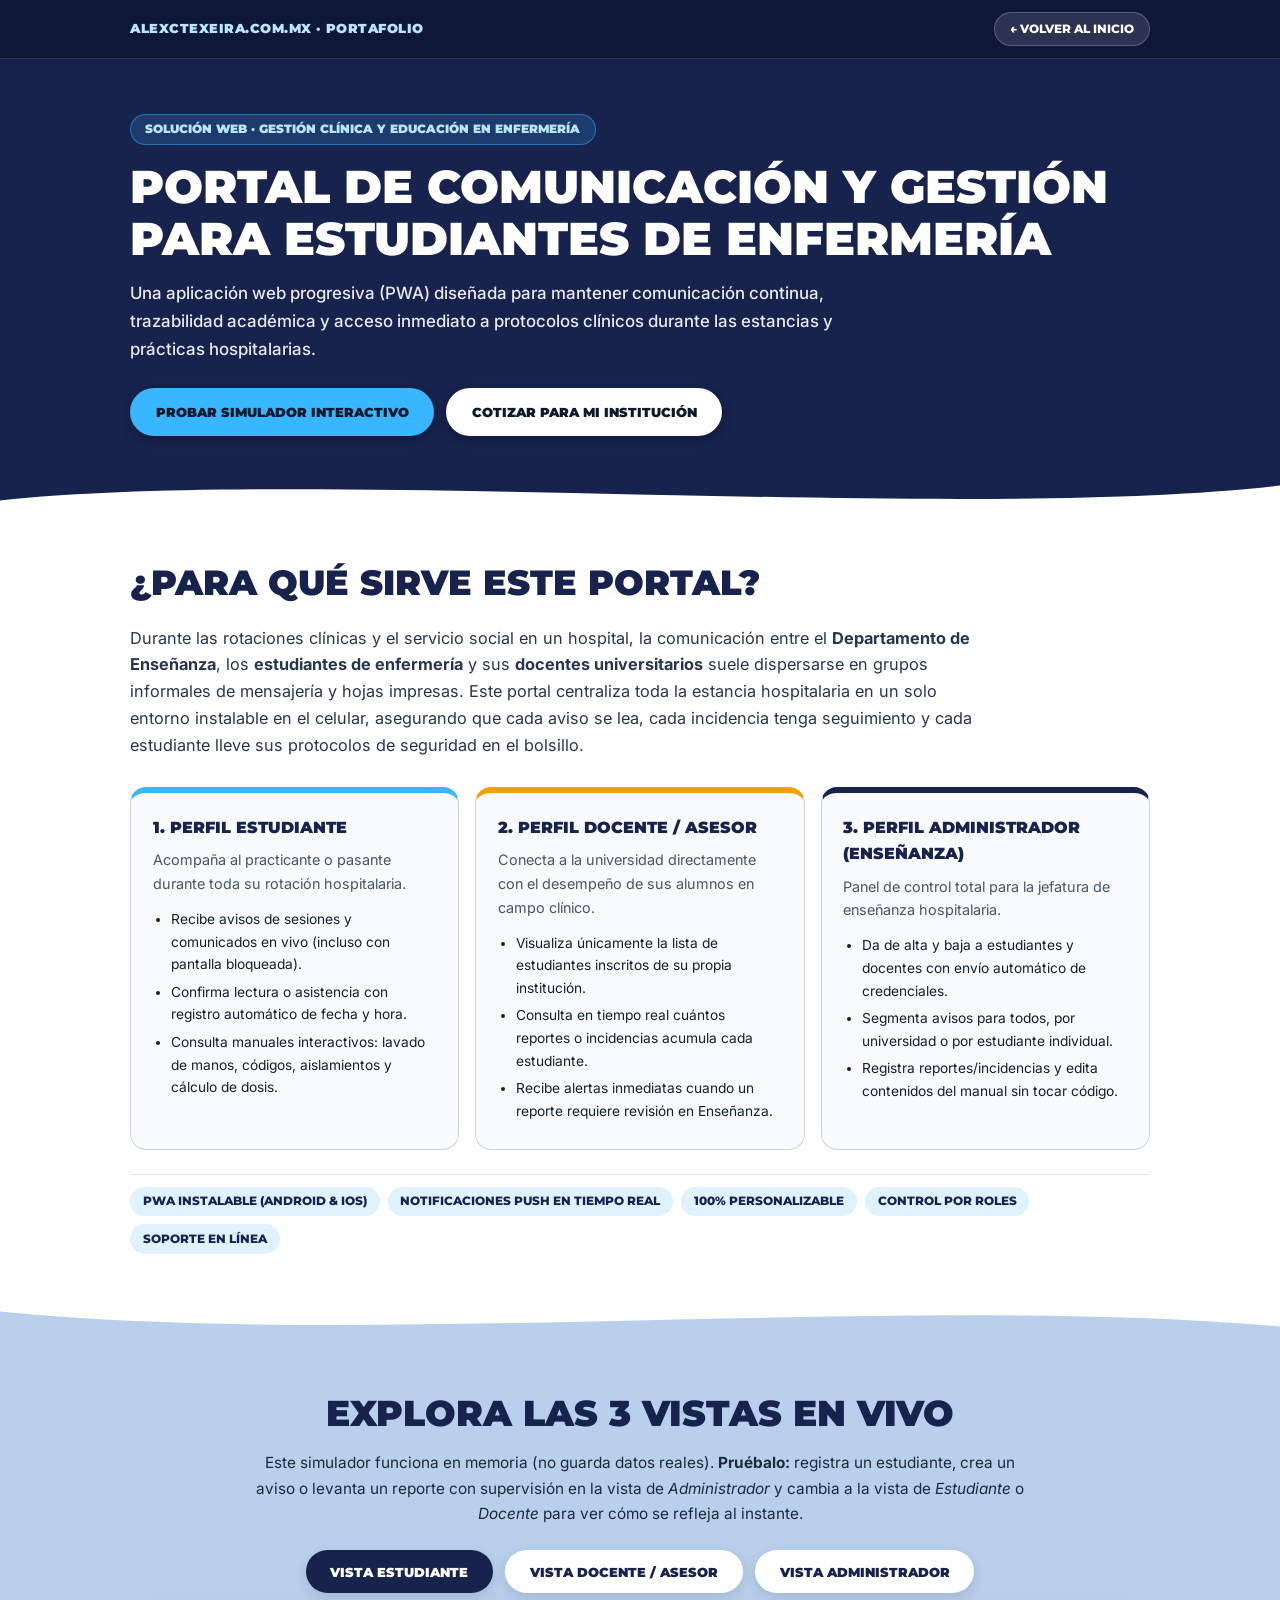
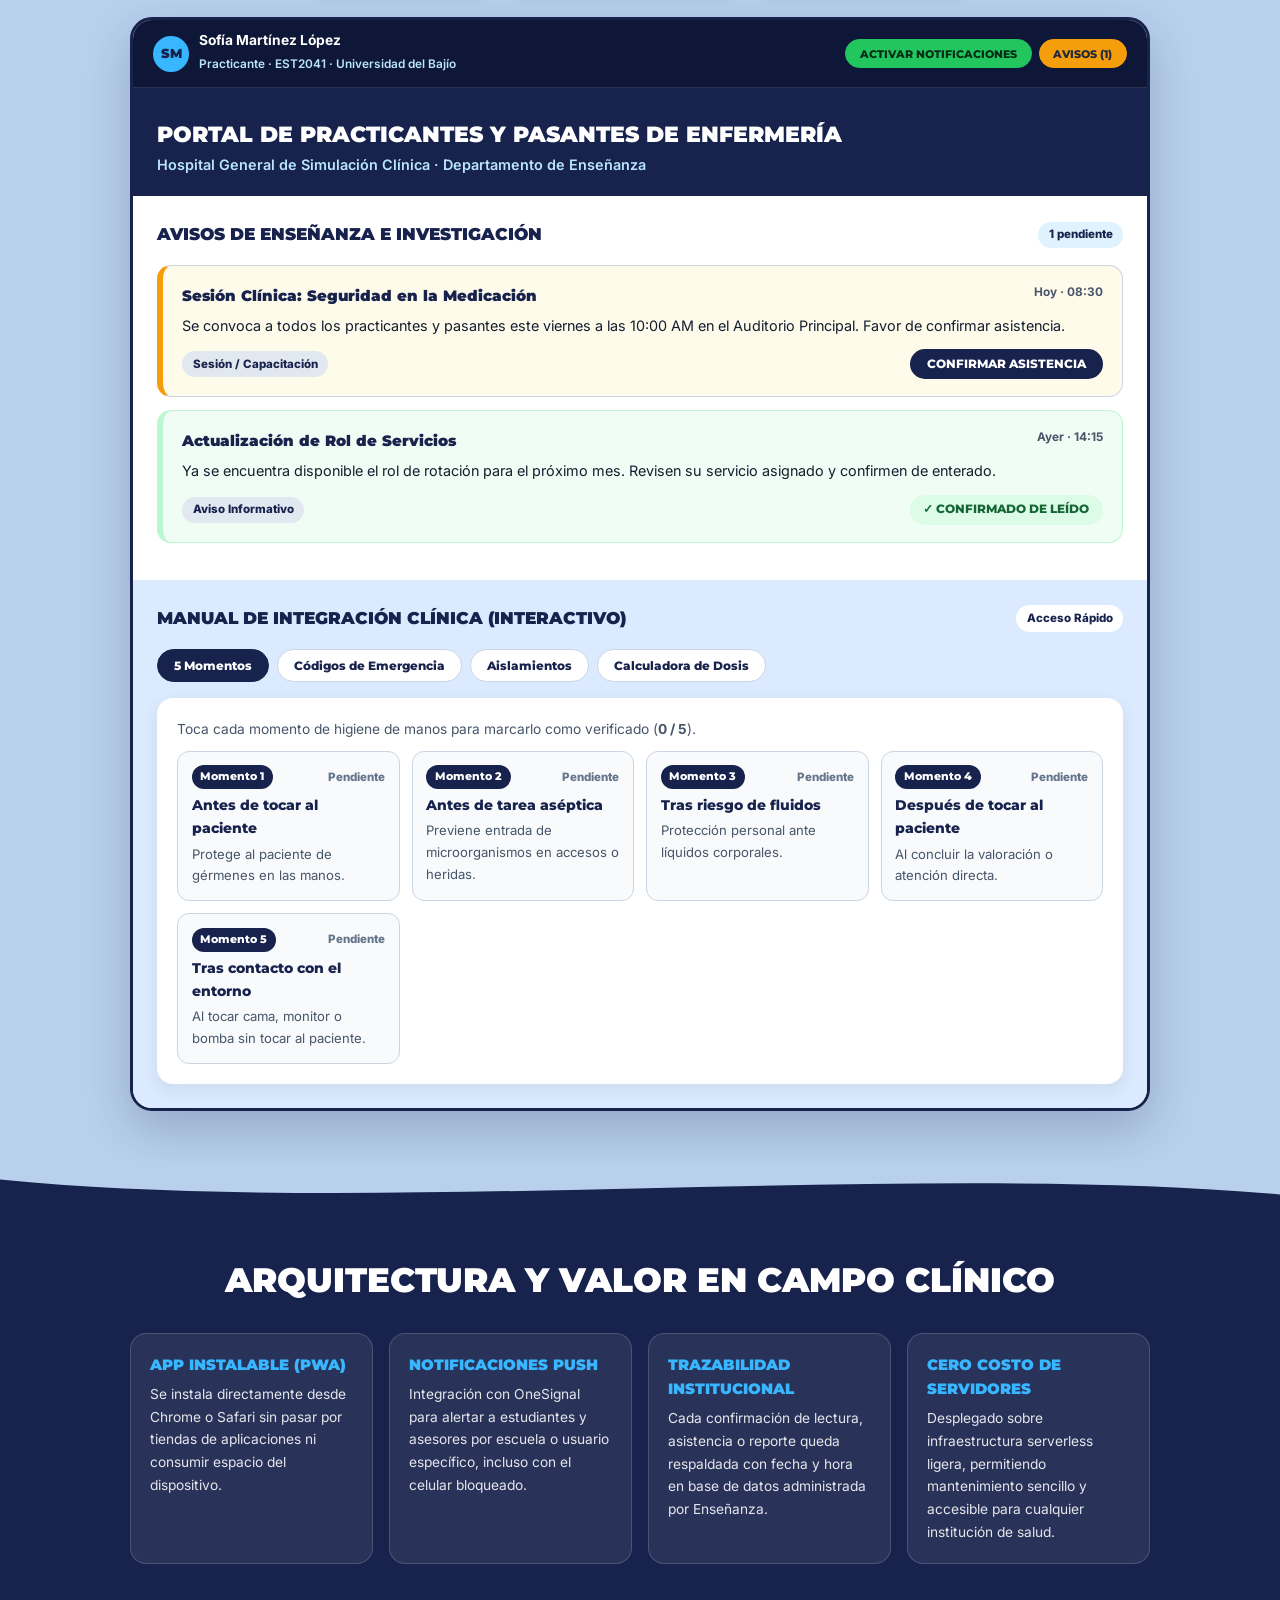
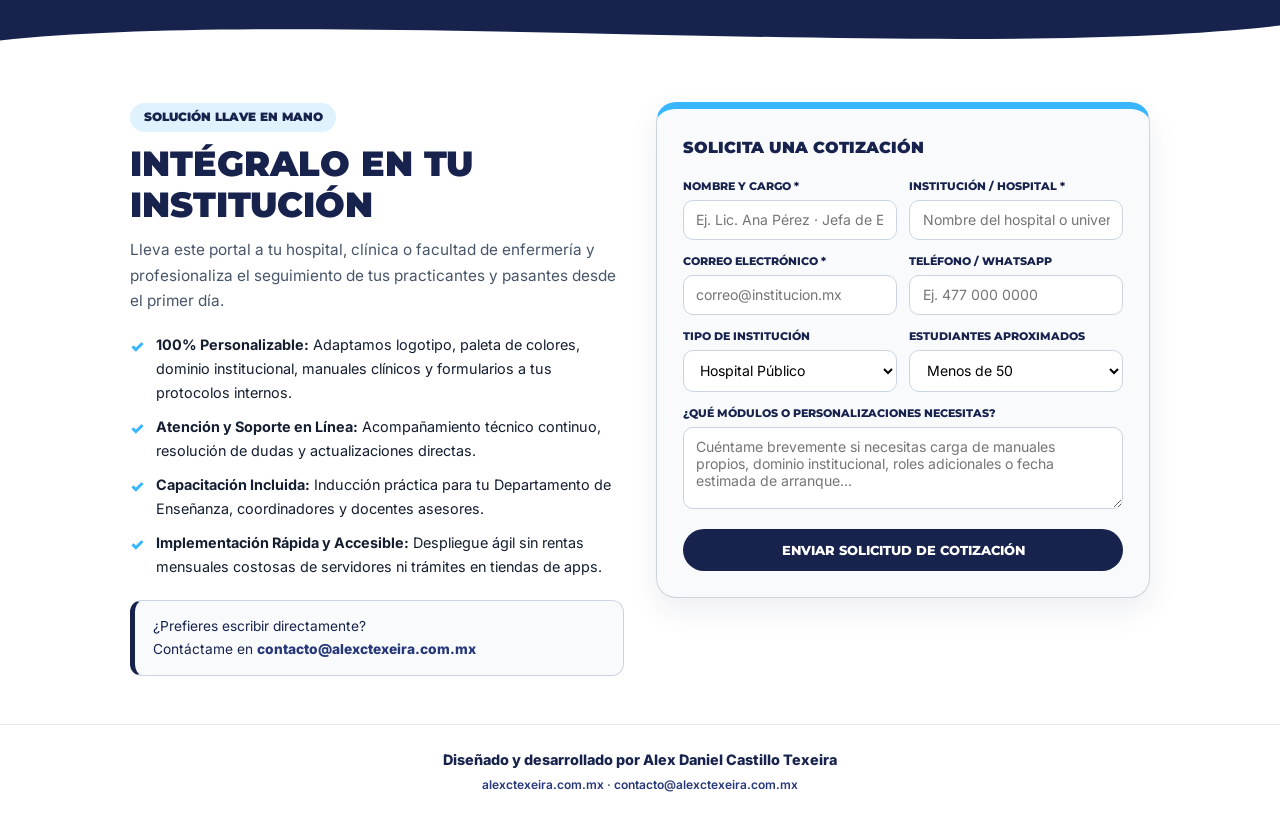
<file: portal-enfermeria.html>
<!DOCTYPE html>
<html lang="es">
<head>
  <meta charset="UTF-8" />
  <meta name="viewport" content="width=device-width, initial-scale=1.0" />
  <title>Portal de Gestión y Comunicación Clínica para Enfermería | Alex Castillo Texeira</title>
  <meta name="description" content="Plataforma web progresiva (PWA) para la comunicación continua y seguimiento de estudiantes de enfermería durante sus estancias hospitalarias." />
  <link rel="preconnect" href="https://fonts.googleapis.com">
  <link rel="preconnect" href="https://fonts.gstatic.com" crossorigin>
  <link href="https://fonts.googleapis.com/css2?family=Inter:wght@400;500;600;700;800&family=Montserrat:wght@800;900&display=swap" rel="stylesheet">
  <style>
    :root {
      --navy-deep: #17224d;
      --royal-blue: #27387a;
      --sky-pill: #38b6ff;
      --ice-blue: #b8d0eb;
      --white: #ffffff;
      --text-dark: #141e30;
      --text-muted: #475569;
      --danger: #dc2626;
      --success: #16a34a;
    }

    * { box-sizing: border-box; margin: 0; padding: 0; }
    body {
      font-family: 'Inter', sans-serif;
      background-color: var(--navy-deep);
      color: var(--text-dark);
      line-height: 1.65;
      overflow-x: hidden;
    }

    .section-inner { max-width: 1020px; margin: 0 auto; }
    .wave-divider { display: block; width: 100%; line-height: 0; font-size: 0; margin: -1px 0; }
    .wave-divider svg { display: block; width: 100%; height: 52px; shape-rendering: geometricPrecision; }

    /* BARRA SUPERIOR DEL PORTAFOLIO */
    .portfolio-bar {
      background: #0f1738;
      color: #ffffff;
      padding: 0.75rem 1.5rem;
      border-bottom: 1px solid rgba(255,255,255,0.12);
    }
    .portfolio-bar-inner {
      max-width: 1020px;
      margin: 0 auto;
      display: flex;
      justify-content: space-between;
      align-items: center;
      flex-wrap: wrap;
      gap: 0.75rem;
    }
    .portfolio-brand {
      font-family: 'Montserrat', sans-serif;
      font-weight: 900;
      font-size: 0.82rem;
      letter-spacing: 0.04em;
      text-transform: uppercase;
      color: #bae6fd;
      text-decoration: none;
    }
    .btn-back-site {
      background: rgba(255,255,255,0.12);
      color: #ffffff;
      text-decoration: none;
      border: 1px solid rgba(255,255,255,0.22);
      padding: 0.42rem 0.95rem;
      border-radius: 999px;
      font-family: 'Montserrat', sans-serif;
      font-weight: 800;
      font-size: 0.72rem;
      text-transform: uppercase;
      transition: all 0.2s;
    }
    .btn-back-site:hover { background: var(--sky-pill); color: #0b192c; border-color: var(--sky-pill); }

    /* HERO */
    .hero-section { background-color: var(--navy-deep); color: #ffffff; padding: 3.4rem 1.5rem 2rem; }
    .hero-badge {
      display: inline-block;
      background: rgba(56, 182, 255, 0.18);
      color: #bae6fd;
      border: 1px solid rgba(56, 182, 255, 0.45);
      font-family: 'Montserrat', sans-serif;
      font-weight: 900;
      font-size: 0.72rem;
      padding: 0.32rem 0.9rem;
      border-radius: 999px;
      text-transform: uppercase;
      margin-bottom: 1rem;
    }
    .hero-section h1 {
      font-family: 'Montserrat', sans-serif;
      font-weight: 900;
      font-size: clamp(1.85rem, 4.4vw, 2.85rem);
      line-height: 1.15;
      margin-bottom: 0.9rem;
      text-transform: uppercase;
    }
    .hero-section p {
      font-size: 1.06rem;
      font-weight: 500;
      color: rgba(255, 255, 255, 0.9);
      max-width: 780px;
      margin-bottom: 1.5rem;
    }
    .hero-cta-row { display: flex; flex-wrap: wrap; gap: 0.75rem; }
    .pill-sky {
      background-color: var(--sky-pill); color: #0b192c; text-decoration: none; border: none;
      font-family: 'Montserrat', sans-serif; font-weight: 900; font-size: 0.8rem;
      text-transform: uppercase; padding: 0.85rem 1.6rem; border-radius: 999px;
      box-shadow: 0 4px 12px rgba(0, 0, 0, 0.25); cursor: pointer; display: inline-block;
    }
    .pill-white {
      background-color: #ffffff; color: #0b192c; text-decoration: none; border: none;
      font-family: 'Montserrat', sans-serif; font-weight: 900; font-size: 0.8rem;
      text-transform: uppercase; padding: 0.85rem 1.6rem; border-radius: 999px;
      box-shadow: 0 4px 12px rgba(0, 0, 0, 0.25); cursor: pointer; display: inline-block;
    }

    /* EXPLICACIÓN DEL PROYECTO */
    .about-section { background-color: #ffffff; color: var(--navy-deep); padding: 2.25rem 1.5rem 2.5rem; }
    .about-section h2 {
      font-family: 'Montserrat', sans-serif; font-weight: 900;
      font-size: clamp(1.65rem, 3.8vw, 2.2rem); margin-bottom: 0.75rem; text-transform: uppercase;
    }
    .about-lead { font-size: 1.02rem; color: #27364f; max-width: 850px; margin-bottom: 1.75rem; }
    .roles-grid {
      display: grid;
      grid-template-columns: repeat(auto-fit, minmax(260px, 1fr));
      gap: 1rem;
      margin-bottom: 1.5rem;
    }
    .role-card {
      background: #f8fafc;
      border: 1.5px solid #cbd5e1;
      border-top: 6px solid var(--sky-pill);
      border-radius: 16px;
      padding: 1.35rem;
    }
    .role-card.admin-accent { border-top-color: var(--navy-deep); }
    .role-card.docente-accent { border-top-color: #f59e0b; }
    .role-card h3 {
      font-family: 'Montserrat', sans-serif; font-weight: 900; font-size: 1rem;
      color: var(--navy-deep); text-transform: uppercase; margin-bottom: 0.45rem;
    }
    .role-card p { font-size: 0.9rem; color: var(--text-muted); margin-bottom: 0.75rem; }
    .role-card ul { padding-left: 1.15rem; font-size: 0.86rem; color: var(--text-dark); }
    .role-card li { margin-bottom: 0.3rem; }

    .tech-strip {
      display: flex; flex-wrap: wrap; gap: 0.5rem; align-items: center;
      padding-top: 0.75rem; border-top: 1px solid #e2e8f0;
    }
    .tech-pill {
      background: #e0f2fe; color: var(--navy-deep);
      font-family: 'Montserrat', sans-serif; font-weight: 800; font-size: 0.72rem;
      padding: 0.32rem 0.8rem; border-radius: 999px; text-transform: uppercase;
    }

    /* ZONA INTERACTIVA (SIMULADOR) */
    .demo-section { background-color: var(--ice-blue); padding: 2.5rem 1.25rem 3.2rem; }
    .demo-header { text-align: center; max-width: 780px; margin: 0 auto 1.5rem; }
    .demo-header h2 {
      font-family: 'Montserrat', sans-serif; font-weight: 900;
      font-size: clamp(1.7rem, 4vw, 2.25rem); text-transform: uppercase; color: var(--navy-deep);
      margin-bottom: 0.45rem;
    }
    .demo-header p { font-size: 0.96rem; color: #1e293b; }

    .role-switcher {
      display: flex; flex-wrap: wrap; justify-content: center; gap: 0.75rem; margin-bottom: 1.5rem;
    }
    .explore-btn {
      border: none; background-color: #ffffff; color: var(--navy-deep);
      font-family: 'Montserrat', sans-serif; font-weight: 900; font-size: 0.82rem;
      padding: 0.85rem 1.55rem; border-radius: 999px; cursor: pointer;
      box-shadow: 0 4px 12px rgba(23, 34, 77, 0.14); transition: all 0.2s;
      text-transform: uppercase;
    }
    .explore-btn:hover { transform: translateY(-2px); }
    .explore-btn.active { background-color: var(--navy-deep); color: #ffffff; }

    /* MARCO DEL SIMULADOR */
    .demo-shell {
      background: #f1f5f9;
      border-radius: 22px;
      overflow: hidden;
      box-shadow: 0 18px 45px rgba(23, 34, 77, 0.22);
      border: 3px solid var(--navy-deep);
    }
    .demo-view { display: none; }
    .demo-view.active { display: block; }

    /* ESTILOS FIELES DEL PORTAL ORIGINAL */
    .user-topbar {
      background: #0f1738; color: #ffffff; padding: 0.75rem 1.25rem;
      display: flex; justify-content: space-between; align-items: center; flex-wrap: wrap; gap: 0.75rem;
      border-bottom: 1px solid rgba(255,255,255,0.12);
    }
    .user-chip { display: flex; align-items: center; gap: 0.65rem; }
    .avatar-sm {
      width: 36px; height: 36px; border-radius: 50%;
      background: var(--sky-pill); color: var(--navy-deep);
      display: flex; align-items: center; justify-content: center;
      font-family: 'Montserrat', sans-serif; font-weight: 900; font-size: 0.82rem;
      border: 2px solid var(--sky-pill); flex-shrink: 0;
    }
    .user-meta strong { display: block; font-size: 0.86rem; line-height: 1.2; }
    .user-meta span { font-size: 0.74rem; color: #bae6fd; font-weight: 600; }
    .topbar-actions { display: flex; gap: 0.45rem; flex-wrap: wrap; }
    .btn-top {
      background: rgba(255,255,255,0.12); color: #ffffff;
      border: 1px solid rgba(255,255,255,0.22);
      padding: 0.4rem 0.85rem; border-radius: 999px;
      font-family: 'Montserrat', sans-serif; font-weight: 800; font-size: 0.7rem;
      text-transform: uppercase; cursor: pointer;
    }
    .btn-top.sky { background: var(--sky-pill); color: #0b192c; border-color: var(--sky-pill); }
    .btn-top.warn { background: #f59e0b; color: #1e293b; border-color: #f59e0b; }
    .btn-top.green { background: #22c55e; color: #052e16; border-color: #22c55e; }

    .demo-hero-mini {
      background: var(--navy-deep); color: #ffffff; padding: 1.8rem 1.5rem 1.25rem;
    }
    .demo-hero-mini h3 {
      font-family: 'Montserrat', sans-serif; font-weight: 900; font-size: 1.35rem; text-transform: uppercase;
    }
    .demo-hero-mini p { font-size: 0.9rem; color: #bae6fd; font-weight: 600; }

    .demo-body-white { background: #ffffff; padding: 1.5rem; }
    .demo-body-ice { background: #dbeafe; padding: 1.5rem; }
    .demo-body-gray { background: #f1f5f9; padding: 1.5rem; }

    .ann-header-row {
      display: flex; justify-content: space-between; align-items: center; flex-wrap: wrap; gap: 0.5rem;
      margin-bottom: 1rem;
    }
    .ann-header-row h4 {
      font-family: 'Montserrat', sans-serif; font-weight: 900; font-size: 1.08rem;
      color: var(--navy-deep); text-transform: uppercase;
    }
    .pill-tag {
      display: inline-block; padding: 0.22rem 0.65rem; border-radius: 999px;
      font-size: 0.72rem; font-weight: 800; background: #e0f2fe; color: var(--navy-deep);
    }
    .badge-danger {
      display: inline-block; background: #fee2e2; color: #b91c1c;
      font-family: 'Montserrat', sans-serif; font-weight: 800; font-size: 0.68rem;
      padding: 0.2rem 0.6rem; border-radius: 999px; text-transform: uppercase;
    }
    .badge-ok {
      display: inline-block; background: #dcfce7; color: #166534;
      font-family: 'Montserrat', sans-serif; font-weight: 800; font-size: 0.68rem;
      padding: 0.2rem 0.6rem; border-radius: 999px; text-transform: uppercase;
    }

    .ann-card {
      background: #f8fafc; border: 1.5px solid #cbd5e1; border-left: 6px solid var(--sky-pill);
      border-radius: 14px; padding: 1.05rem 1.2rem; margin-bottom: 0.85rem;
    }
    .ann-card.asistencia { border-left-color: #f59e0b; background: #fffbeb; }
    .ann-card.confirmed { border-left-color: var(--success); background: #f0fdf4; border-color: #bbf7d0; }
    .ann-top { display: flex; justify-content: space-between; align-items: flex-start; gap: 0.75rem; flex-wrap: wrap; margin-bottom: 0.35rem; }
    .ann-top h5 { font-family: 'Montserrat', sans-serif; font-weight: 900; color: var(--navy-deep); font-size: 0.96rem; }
    .ann-date { font-size: 0.74rem; font-weight: 700; color: var(--text-muted); }
    .ann-msg { font-size: 0.9rem; color: var(--text-dark); white-space: pre-line; margin-bottom: 0.75rem; }
    .ann-footer { display: flex; justify-content: space-between; align-items: center; flex-wrap: wrap; gap: 0.5rem; }
    .btn-confirm-ann {
      background: var(--navy-deep); color: #ffffff; border: none; padding: 0.48rem 1.05rem;
      border-radius: 999px; font-family: 'Montserrat', sans-serif; font-weight: 800;
      font-size: 0.72rem; text-transform: uppercase; cursor: pointer;
    }
    .badge-confirmed {
      display: inline-block; background: #dcfce7; color: #166534;
      font-family: 'Montserrat', sans-serif; font-weight: 800; font-size: 0.72rem;
      padding: 0.35rem 0.85rem; border-radius: 999px; text-transform: uppercase;
    }

    /* MANUAL INTERACTIVO DENTRO DEL SIMULADOR */
    .subtabs { display: flex; flex-wrap: wrap; gap: 0.5rem; margin-bottom: 1rem; }
    .subtab-btn {
      border: 1.5px solid #cbd5e1; background: #ffffff; color: var(--navy-deep);
      font-family: 'Montserrat', sans-serif; font-weight: 800; font-size: 0.76rem;
      padding: 0.5rem 1rem; border-radius: 999px; cursor: pointer;
    }
    .subtab-btn.active { background: var(--navy-deep); border-color: var(--navy-deep); color: #ffffff; }
    .manual-box {
      background: #ffffff; border-radius: 16px; padding: 1.25rem;
      box-shadow: 0 6px 18px rgba(23,34,77,0.08);
    }
    .manual-panel { display: none; }
    .manual-panel.active { display: block; }

    .interactive-grid { display: grid; grid-template-columns: repeat(auto-fit, minmax(210px, 1fr)); gap: 0.75rem; margin-top: 0.65rem; }
    .check-card {
      background: #f8fafc; border: 1.5px solid #cbd5e1; border-radius: 12px;
      padding: 0.85rem; cursor: pointer; transition: all 0.15s;
    }
    .check-card.done { background: #f0fdf4; border-color: #22c55e; }
    .check-top { display: flex; justify-content: space-between; align-items: center; margin-bottom: 0.3rem; }
    .badge-num { background: var(--navy-deep); color: #ffffff; font-family: 'Montserrat', sans-serif; font-size: 0.68rem; font-weight: 800; padding: 0.18rem 0.55rem; border-radius: 999px; }
    .check-status { font-size: 0.72rem; font-weight: 800; color: #64748b; }
    .check-card.done .check-status { color: #15803d; }
    .check-card h5 { font-family: 'Montserrat', sans-serif; font-weight: 800; font-size: 0.88rem; color: var(--navy-deep); margin-bottom: 0.2rem; }
    .check-card p { font-size: 0.82rem; color: var(--text-muted); }

    .color-selector { display: flex; flex-wrap: wrap; gap: 0.45rem; margin-bottom: 0.9rem; }
    .color-pill {
      display: inline-flex; align-items: center; gap: 0.35rem; background: #f1f5f9;
      border: 1.5px solid #cbd5e1; color: var(--text-dark);
      font-family: 'Montserrat', sans-serif; font-weight: 800; font-size: 0.74rem;
      padding: 0.45rem 0.8rem; border-radius: 999px; cursor: pointer;
    }
    .color-pill.active { background: var(--navy-deep); border-color: var(--navy-deep); color: #ffffff; }
    .dot { width: 9px; height: 9px; border-radius: 50%; display: inline-block; }
    .detail-panel { background: #f8fafc; border: 1.5px solid #cbd5e1; border-left: 6px solid #2563eb; border-radius: 12px; padding: 1.05rem; }
    .detail-grid { display: grid; grid-template-columns: repeat(auto-fit, minmax(185px, 1fr)); gap: 0.75rem; margin-top: 0.65rem; }
    .detail-cell { background: #ffffff; border: 1px solid #e2e8f0; border-radius: 10px; padding: 0.75rem; font-size: 0.85rem; }
    .detail-cell span.label { display: block; font-family: 'Montserrat', sans-serif; font-size: 0.68rem; font-weight: 800; text-transform: uppercase; color: var(--royal-blue); margin-bottom: 0.2rem; }

    .calc-form { display: grid; grid-template-columns: repeat(auto-fit, minmax(165px, 1fr)); gap: 0.75rem; background: #f1f5f9; border: 1px solid #cbd5e1; padding: 1rem; border-radius: 12px; margin-bottom: 0.9rem; }
    .form-group label { display: block; font-family: 'Montserrat', sans-serif; font-size: 0.7rem; font-weight: 800; color: var(--navy-deep); text-transform: uppercase; margin-bottom: 0.25rem; }
    .form-group input, .form-group select { width: 100%; padding: 0.58rem 0.72rem; border: 1.5px solid #cbd5e1; border-radius: 10px; font-family: 'Inter', sans-serif; font-size: 0.88rem; background: #ffffff; }
    .result-metrics { display: grid; grid-template-columns: repeat(auto-fit, minmax(160px, 1fr)); gap: 0.75rem; }
    .metric-box { background: #e0f2fe; padding: 0.75rem; border-radius: 10px; text-align: center; }
    .metric-box span.m-title { display: block; font-size: 0.68rem; font-weight: 800; color: var(--royal-blue); text-transform: uppercase; }
    .metric-box strong.m-val { font-family: 'Montserrat', sans-serif; font-size: 1.2rem; font-weight: 900; color: var(--navy-deep); }

    /* TABLAS Y CARDS DE ADMIN / DOCENTE */
    .admin-tabs { display: flex; gap: 0.55rem; flex-wrap: wrap; margin-bottom: 1.1rem; }
    .admin-tab-btn {
      background: #ffffff; color: var(--navy-deep); border: 2px solid #cbd5e1;
      padding: 0.55rem 1.1rem; border-radius: 999px;
      font-family: 'Montserrat', sans-serif; font-weight: 800; font-size: 0.74rem;
      text-transform: uppercase; cursor: pointer;
    }
    .admin-tab-btn.active { background: var(--navy-deep); color: #ffffff; border-color: var(--navy-deep); }
    .admin-section { display: none; }
    .admin-section.active { display: block; }
    .admin-card { background: #ffffff; border-radius: 16px; padding: 1.25rem; box-shadow: 0 4px 14px rgba(23,34,77,0.07); margin-bottom: 1rem; }
    .admin-card h4 { font-family: 'Montserrat', sans-serif; font-weight: 900; color: var(--navy-deep); font-size: 0.94rem; margin-bottom: 0.85rem; text-transform: uppercase; }
    .admin-grid-form { display: grid; grid-template-columns: repeat(auto-fit, minmax(190px, 1fr)); gap: 0.75rem; margin-bottom: 0.85rem; }
    .admin-card label { display: block; font-family: 'Montserrat', sans-serif; font-size: 0.7rem; font-weight: 800; text-transform: uppercase; color: var(--navy-deep); margin-bottom: 0.25rem; }
    .admin-card input, .admin-card select, .admin-card textarea { width: 100%; padding: 0.6rem 0.75rem; border: 1.5px solid #cbd5e1; border-radius: 10px; font-family: 'Inter', sans-serif; font-size: 0.88rem; }
    .admin-card textarea { min-height: 76px; resize: vertical; }
    .btn-primary {
      background: var(--navy-deep); color: #ffffff; border: none; padding: 0.68rem 1.25rem;
      border-radius: 999px; font-family: 'Montserrat', sans-serif; font-weight: 800; font-size: 0.74rem;
      text-transform: uppercase; cursor: pointer;
    }
    .btn-sm { padding: 0.35rem 0.72rem; border-radius: 999px; border: none; font-family: 'Montserrat', sans-serif; font-weight: 800; font-size: 0.68rem; text-transform: uppercase; cursor: pointer; }
    .btn-info { background: #e0f2fe; color: var(--navy-deep); }
    .btn-del { background: #fee2e2; color: #b91c1c; }

    .table-wrap { overflow-x: auto; }
    table.admin-table { width: 100%; border-collapse: collapse; font-size: 0.84rem; }
    table.admin-table th, table.admin-table td { padding: 0.7rem 0.6rem; border-bottom: 1px solid #e2e8f0; text-align: left; vertical-align: middle; }
    table.admin-table th { font-family: 'Montserrat', sans-serif; font-size: 0.7rem; text-transform: uppercase; color: var(--royal-blue); background: #f8fafc; }

    /* MODAL */
    .modal-backdrop {
      position: fixed; inset: 0; background: rgba(15, 23, 42, 0.72);
      z-index: 10000; display: none; align-items: center; justify-content: center; padding: 1rem;
    }
    .modal-backdrop.open { display: flex; }
    .modal-box {
      background: #ffffff; border-radius: 20px; max-width: 540px; width: 100%;
      padding: 1.65rem; box-shadow: 0 25px 60px rgba(0,0,0,0.35);
      max-height: 90vh; overflow-y: auto;
    }
    .modal-header { display: flex; justify-content: space-between; align-items: center; margin-bottom: 1rem; }
    .modal-header h3 { font-family: 'Montserrat', sans-serif; font-weight: 900; color: var(--navy-deep); font-size: 1rem; text-transform: uppercase; }
    .modal-close { background: #e2e8f0; border: none; width: 32px; height: 32px; border-radius: 50%; font-weight: 900; cursor: pointer; color: var(--navy-deep); }
    .profile-field { background: #f8fafc; border: 1px solid #e2e8f0; border-radius: 10px; padding: 0.6rem 0.85rem; margin-bottom: 0.5rem; }
    .profile-field small { display: block; font-size: 0.68rem; font-weight: 800; text-transform: uppercase; color: var(--royal-blue); }
    .profile-field strong { font-size: 0.9rem; color: var(--text-dark); }
    .report-form { background: #f8fafc; border: 1.5px solid #cbd5e1; border-radius: 12px; padding: 0.95rem; margin: 0.85rem 0; }
    .report-form label { display: block; font-family: 'Montserrat', sans-serif; font-size: 0.68rem; font-weight: 800; text-transform: uppercase; color: var(--navy-deep); margin: 0.45rem 0 0.2rem; }
    .report-form select, .report-form textarea { width: 100%; padding: 0.55rem 0.7rem; border: 1.5px solid #cbd5e1; border-radius: 10px; font-family: 'Inter', sans-serif; font-size: 0.86rem; background: #fff; }
    .report-item { background: #f8fafc; border: 1.5px solid #cbd5e1; border-left: 6px solid var(--sky-pill); border-radius: 12px; padding: 0.8rem 0.95rem; margin-bottom: 0.6rem; font-size: 0.85rem; }
    .report-item.supervision { border-left-color: var(--danger); background: #fef2f2; border-color: #fecaca; }

    /* SECCIÓN ARQUITECTURA */
    .features-section { background-color: var(--navy-deep); color: #ffffff; padding: 2.5rem 1.5rem 2.75rem; }
    .features-section h2 {
      font-family: 'Montserrat', sans-serif; font-weight: 900; font-size: clamp(1.6rem, 3.8vw, 2.15rem);
      text-transform: uppercase; text-align: center; margin-bottom: 1.5rem;
    }
    .features-grid { display: grid; grid-template-columns: repeat(auto-fit, minmax(220px, 1fr)); gap: 1rem; }
    .feat-card {
      background: rgba(255,255,255,0.08); border: 1px solid rgba(255,255,255,0.16);
      border-radius: 16px; padding: 1.2rem;
    }
    .feat-card h4 { font-family: 'Montserrat', sans-serif; font-weight: 900; font-size: 0.92rem; color: var(--sky-pill); text-transform: uppercase; margin-bottom: 0.35rem; }
    .feat-card p { font-size: 0.86rem; color: rgba(255,255,255,0.88); }

    /* SECCIÓN COMERCIAL / COTIZACIÓN */
    .sales-section { background-color: #ffffff; color: var(--navy-deep); padding: 2.75rem 1.5rem 3rem; }
    .sales-grid {
      display: grid;
      grid-template-columns: repeat(auto-fit, minmax(300px, 1fr));
      gap: 2rem;
      align-items: start;
    }
    .sales-badge {
      display: inline-block;
      background: #e0f2fe;
      color: var(--navy-deep);
      font-family: 'Montserrat', sans-serif;
      font-weight: 900;
      font-size: 0.72rem;
      padding: 0.3rem 0.85rem;
      border-radius: 999px;
      text-transform: uppercase;
      margin-bottom: 0.8rem;
    }
    .sales-info h2 {
      font-family: 'Montserrat', sans-serif;
      font-weight: 900;
      font-size: clamp(1.65rem, 3.8vw, 2.2rem);
      text-transform: uppercase;
      line-height: 1.15;
      margin-bottom: 0.75rem;
    }
    .sales-info p.sales-lead { font-size: 0.96rem; color: var(--text-muted); margin-bottom: 1.25rem; }
    .sales-perks { list-style: none; margin-bottom: 1.35rem; }
    .sales-perks li {
      position: relative;
      padding-left: 1.65rem;
      margin-bottom: 0.65rem;
      font-size: 0.9rem;
      color: var(--text-dark);
    }
    .sales-perks li::before {
      content: "✓";
      position: absolute;
      left: 0;
      top: 0;
      color: var(--sky-pill);
      font-weight: 900;
      font-size: 1rem;
    }
    .sales-direct-box {
      background: #f8fafc;
      border: 1.5px solid #cbd5e1;
      border-left: 5px solid var(--navy-deep);
      border-radius: 12px;
      padding: 0.9rem 1.1rem;
      font-size: 0.86rem;
    }
    .sales-direct-box a { color: var(--royal-blue); font-weight: 800; text-decoration: none; }

    .quote-card {
      background: #f8fafc;
      border: 1.5px solid #cbd5e1;
      border-top: 7px solid var(--sky-pill);
      border-radius: 20px;
      padding: 1.6rem;
      box-shadow: 0 12px 30px rgba(23, 34, 77, 0.08);
    }
    .quote-card h3 {
      font-family: 'Montserrat', sans-serif;
      font-weight: 900;
      font-size: 1.02rem;
      color: var(--navy-deep);
      text-transform: uppercase;
      margin-bottom: 1rem;
    }
    .quote-row { display: grid; grid-template-columns: repeat(auto-fit, minmax(180px, 1fr)); gap: 0.75rem; }
    .quote-group { margin-bottom: 0.8rem; }
    .quote-group label {
      display: block;
      font-family: 'Montserrat', sans-serif;
      font-size: 0.7rem;
      font-weight: 800;
      text-transform: uppercase;
      color: var(--navy-deep);
      margin-bottom: 0.25rem;
    }
    .quote-group input, .quote-group select, .quote-group textarea {
      width: 100%;
      padding: 0.65rem 0.8rem;
      border: 1.5px solid #cbd5e1;
      border-radius: 10px;
      font-family: 'Inter', sans-serif;
      font-size: 0.88rem;
      background: #ffffff;
    }
    .quote-group textarea { min-height: 82px; resize: vertical; }

    /* FOOTER */
    .footer-credits { background-color: #ffffff; color: var(--navy-deep); text-align: center; border-top: 1px solid #e2e8f0; }
    .footer-inner { padding: 1.4rem 1rem 2rem; font-size: 0.9rem; font-weight: 800; }
    .footer-inner small { display: block; font-weight: 600; color: var(--text-muted); margin-top: 0.25rem; }
    .footer-inner a { color: var(--royal-blue); text-decoration: none; }
  </style>
</head>
<body>

  <!-- BARRA PORTAFOLIO -->
  <nav class="portfolio-bar">
    <div class="portfolio-bar-inner">
      <a href="https://alexctexeira.com.mx" class="portfolio-brand">alexctexeira.com.mx · Portafolio</a>
      <a href="https://alexctexeira.com.mx" class="btn-back-site">← Volver al inicio</a>
    </div>
  </nav>

  <!-- HERO -->
  <header class="hero-section">
    <div class="section-inner">
      <span class="hero-badge">Solución Web · Gestión Clínica y Educación en Enfermería</span>
      <h1>Portal de Comunicación y Gestión para Estudiantes de Enfermería</h1>
      <p>Una aplicación web progresiva (PWA) diseñada para mantener comunicación continua, trazabilidad académica y acceso inmediato a protocolos clínicos durante las estancias y prácticas hospitalarias.</p>
      <div class="hero-cta-row">
        <button class="pill-sky" onclick="document.getElementById('simulador').scrollIntoView({behavior:'smooth'})">Probar Simulador Interactivo</button>
        <a href="#cotizar" class="pill-white">Cotizar para mi Institución</a>
      </div>
    </div>
  </header>

  <div class="wave-divider" style="background-color: #17224d;">
    <svg viewBox="0 0 1440 70" preserveAspectRatio="none"><path fill="#ffffff" d="M0,45 C360,0 1080,75 1440,25 L1440,72 L0,72 Z"></path></svg>
  </div>

  <!-- EXPLICACIÓN DEL PORTAL -->
  <section class="about-section">
    <div class="section-inner">
      <h2>¿Para qué sirve este portal?</h2>
      <p class="about-lead">
        Durante las rotaciones clínicas y el servicio social en un hospital, la comunicación entre el <strong>Departamento de Enseñanza</strong>, los <strong>estudiantes de enfermería</strong> y sus <strong>docentes universitarios</strong> suele dispersarse en grupos informales de mensajería y hojas impresas. Este portal centraliza toda la estancia hospitalaria en un solo entorno instalable en el celular, asegurando que cada aviso se lea, cada incidencia tenga seguimiento y cada estudiante lleve sus protocolos de seguridad en el bolsillo.
      </p>

      <div class="roles-grid">
        <div class="role-card">
          <h3>1. Perfil Estudiante</h3>
          <p>Acompaña al practicante o pasante durante toda su rotación hospitalaria.</p>
          <ul>
            <li>Recibe avisos de sesiones y comunicados en vivo (incluso con pantalla bloqueada).</li>
            <li>Confirma lectura o asistencia con registro automático de fecha y hora.</li>
            <li>Consulta manuales interactivos: lavado de manos, códigos, aislamientos y cálculo de dosis.</li>
          </ul>
        </div>

        <div class="role-card docente-accent">
          <h3>2. Perfil Docente / Asesor</h3>
          <p>Conecta a la universidad directamente con el desempeño de sus alumnos en campo clínico.</p>
          <ul>
            <li>Visualiza únicamente la lista de estudiantes inscritos de su propia institución.</li>
            <li>Consulta en tiempo real cuántos reportes o incidencias acumula cada estudiante.</li>
            <li>Recibe alertas inmediatas cuando un reporte requiere revisión en Enseñanza.</li>
          </ul>
        </div>

        <div class="role-card admin-accent">
          <h3>3. Perfil Administrador (Enseñanza)</h3>
          <p>Panel de control total para la jefatura de enseñanza hospitalaria.</p>
          <ul>
            <li>Da de alta y baja a estudiantes y docentes con envío automático de credenciales.</li>
            <li>Segmenta avisos para todos, por universidad o por estudiante individual.</li>
            <li>Registra reportes/incidencias y edita contenidos del manual sin tocar código.</li>
          </ul>
        </div>
      </div>

      <div class="tech-strip">
        <span class="tech-pill">PWA Instalable (Android & iOS)</span>
        <span class="tech-pill">Notificaciones Push en Tiempo Real</span>
        <span class="tech-pill">100% Personalizable</span>
        <span class="tech-pill">Control por Roles</span>
        <span class="tech-pill">Soporte en Línea</span>
      </div>
    </div>
  </section>

  <div class="wave-divider" style="background-color: #ffffff;">
    <svg viewBox="0 0 1440 70" preserveAspectRatio="none"><path fill="#b8d0eb" d="M0,25 C420,75 1020,0 1440,45 L1440,72 L0,72 Z"></path></svg>
  </div>

  <!-- ZONA INTERACTIVA: SIMULADOR DE 3 VISTAS -->
  <section id="simulador" class="demo-section">
    <div class="section-inner">
      <div class="demo-header">
        <h2>Explora las 3 Vistas en Vivo</h2>
        <p>Este simulador funciona en memoria (no guarda datos reales). <strong>Pruébalo:</strong> registra un estudiante, crea un aviso o levanta un reporte con supervisión en la vista de <em>Administrador</em> y cambia a la vista de <em>Estudiante</em> o <em>Docente</em> para ver cómo se refleja al instante.</p>
      </div>

      <div class="role-switcher">
        <button class="explore-btn active" onclick="switchDemoRole('student', this)">Vista Estudiante</button>
        <button class="explore-btn" onclick="switchDemoRole('docente', this)">Vista Docente / Asesor</button>
        <button class="explore-btn" onclick="switchDemoRole('admin', this)">Vista Administrador</button>
      </div>

      <div class="demo-shell">

        <!-- ==================== VISTA 1: ESTUDIANTE ==================== -->
        <div id="demo-view-student" class="demo-view active">
          <div class="user-topbar">
            <div class="user-chip">
              <div class="avatar-sm">SM</div>
              <div class="user-meta">
                <strong>Sofía Martínez López</strong>
                <span>Practicante · EST2041 · Universidad del Bajío</span>
              </div>
            </div>
            <div class="topbar-actions">
              <button class="btn-top green" onclick="showToast('Notificaciones Push', 'Permiso simulado activado. Los avisos llegarán directo a tu celular.')">Activar Notificaciones</button>
              <button class="btn-top warn" id="demo-student-jump" onclick="document.getElementById('demo-student-ann-list').scrollIntoView({behavior:'smooth'})">Avisos (0)</button>
            </div>
          </div>

          <div class="demo-hero-mini">
            <h3>Portal de Practicantes y Pasantes de Enfermería</h3>
            <p>Hospital General de Simulación Clínica · Departamento de Enseñanza</p>
          </div>

          <div class="demo-body-white">
            <div class="ann-header-row">
              <h4>Avisos de Enseñanza e Investigación</h4>
              <span class="pill-tag" id="demo-student-pending-badge"></span>
            </div>
            <div id="demo-student-ann-list"></div>
          </div>

          <div class="demo-body-ice">
            <div class="ann-header-row">
              <h4>Manual de Integración Clínica (Interactivo)</h4>
              <span class="pill-tag" style="background:#ffffff;">Acceso Rápido</span>
            </div>
            <div class="subtabs">
              <button class="subtab-btn active" onclick="switchManualTab('momentos', this)">5 Momentos</button>
              <button class="subtab-btn" onclick="switchManualTab('codigos', this)">Códigos de Emergencia</button>
              <button class="subtab-btn" onclick="switchManualTab('aislamientos', this)">Aislamientos</button>
              <button class="subtab-btn" onclick="switchManualTab('dosis', this)">Calculadora de Dosis</button>
            </div>

            <div class="manual-box">
              <div id="manual-tab-momentos" class="manual-panel active">
                <p style="font-size:0.86rem; color:var(--text-muted);">Toca cada momento de higiene de manos para marcarlo como verificado (<strong id="demo-mom-count">0 / 5</strong>).</p>
                <div class="interactive-grid" id="demo-momentos-grid"></div>
              </div>

              <div id="manual-tab-codigos" class="manual-panel">
                <div class="color-selector">
                  <button class="color-pill active" onclick="showDemoCode('azul', this)"><span class="dot" style="background:#2563eb;"></span>Código Azul</button>
                  <button class="color-pill" onclick="showDemoCode('rojo', this)"><span class="dot" style="background:#dc2626;"></span>Código Rojo</button>
                  <button class="color-pill" onclick="showDemoCode('ambar', this)"><span class="dot" style="background:#f97316;"></span>Código Ámbar</button>
                  <button class="color-pill" onclick="showDemoCode('violeta', this)"><span class="dot" style="background:#7c3aed;"></span>Código Violeta</button>
                </div>
                <div id="demo-code-detail" class="detail-panel"></div>
              </div>

              <div id="manual-tab-aislamientos" class="manual-panel">
                <div class="color-selector">
                  <button class="color-pill active" onclick="showDemoIso('amarilla', this)"><span class="dot" style="background:#eab308;"></span>Contacto</button>
                  <button class="color-pill" onclick="showDemoIso('verde', this)"><span class="dot" style="background:#16a34a;"></span>Gotas</button>
                  <button class="color-pill" onclick="showDemoIso('azul', this)"><span class="dot" style="background:#2563eb;"></span>Vía Aérea</button>
                  <button class="color-pill" onclick="showDemoIso('gris', this)"><span class="dot" style="background:#64748b;"></span>Inverso</button>
                </div>
                <div id="demo-iso-detail" class="detail-panel"></div>
              </div>

              <div id="manual-tab-dosis" class="manual-panel">
                <div class="calc-form">
                  <div class="form-group">
                    <label>Medicamento</label>
                    <select id="demo-med" onchange="calcDemoDose()">
                      <option value="paracetamol">Paracetamol (15 mg/kg/dosis)</option>
                      <option value="amoxicilina">Amoxicilina (50 mg/kg/día ÷ 3)</option>
                      <option value="ceftriaxona">Ceftriaxona IV (50 mg/kg/día ÷ 2)</option>
                    </select>
                  </div>
                  <div class="form-group">
                    <label>Peso del Paciente (kg)</label>
                    <input type="number" id="demo-weight" value="14" min="1" max="100" step="0.5" oninput="calcDemoDose()" />
                  </div>
                </div>
                <div class="result-metrics" id="demo-dose-result"></div>
              </div>
            </div>
          </div>
        </div>

        <!-- ==================== VISTA 2: DOCENTE / ASESOR ==================== -->
        <div id="demo-view-docente" class="demo-view">
          <div class="user-topbar">
            <div class="user-chip">
              <div class="avatar-sm" style="background:#f59e0b; border-color:#f59e0b;">LG</div>
              <div class="user-meta">
                <strong>Mtra. Laura Gómez Ruiz</strong>
                <span>Docente / Asesor · Universidad del Bajío</span>
              </div>
            </div>
            <div class="topbar-actions">
              <button class="btn-top green" onclick="showToast('Alertas de Supervisión Activas', 'Recibirás una notificación push inmediata si alguno de tus estudiantes recibe un reporte que requiera revisión.')">Alertas Activas</button>
            </div>
          </div>

          <div class="demo-hero-mini">
            <h3>Seguimiento Académico en Campo Clínico</h3>
            <p>Vista exclusiva para asesores · Filtrado automático por institución</p>
          </div>

          <div class="demo-body-white">
            <div class="ann-header-row">
              <h4>Mis Estudiantes · Universidad del Bajío</h4>
              <span class="pill-tag" id="demo-docente-count">0 estudiantes</span>
            </div>
            <p style="font-size:0.86rem; color:var(--text-muted); margin-bottom:1rem;">
              El asesor visualiza únicamente a los estudiantes registrados bajo su misma universidad, junto con su conteo de reportes/incidencias y alertas de supervisión en Enseñanza.
            </p>
            <div class="table-wrap">
              <table class="admin-table">
                <thead>
                  <tr><th>Estudiante</th><th>Usuario</th><th>Perfil</th><th>Reportes / Incidencias</th><th>Acción</th></tr>
                </thead>
                <tbody id="demo-docente-tbody"></tbody>
              </table>
            </div>
          </div>
        </div>

        <!-- ==================== VISTA 3: ADMINISTRADOR ==================== -->
        <div id="demo-view-admin" class="demo-view">
          <div class="user-topbar">
            <div class="user-chip">
              <div class="avatar-sm" style="background:#ffffff; border-color:#ffffff;">AD</div>
              <div class="user-meta">
                <strong>Panel de Administración · Enseñanza</strong>
                <span>Gestión de Estudiantes, Docentes, Reportes y Avisos</span>
              </div>
            </div>
            <div class="topbar-actions">
              <span class="pill-tag" style="background:rgba(56,182,255,0.2); color:#bae6fd;">Modo Demo Interactivo</span>
            </div>
          </div>

          <div class="demo-body-gray">
            <div class="admin-tabs">
              <button class="admin-tab-btn active" onclick="switchDemoAdminTab('students', this)">Estudiantes y Reportes</button>
              <button class="admin-tab-btn" onclick="switchDemoAdminTab('asesores', this)">Docentes / Asesores</button>
              <button class="admin-tab-btn" onclick="switchDemoAdminTab('announcements', this)">Anuncios y Avisos</button>
            </div>

            <!-- ADMIN TAB 1: ESTUDIANTES -->
            <div id="demo-admin-tab-students" class="admin-section active">
              <div class="admin-card">
                <h4>Registrar Nuevo Estudiante (Demo)</h4>
                <div class="admin-grid-form">
                  <div><label>Nombre completo</label><input type="text" id="demo-est-nombre" placeholder="Ej. Andrea Morales" /></div>
                  <div><label>Correo electrónico</label><input type="email" id="demo-est-correo" placeholder="andrea@ejemplo.edu.mx" /></div>
                  <div>
                    <label>Universidad</label>
                    <select id="demo-est-escuela">
                      <option value="Universidad del Bajío">Universidad del Bajío</option>
                      <option value="Instituto de Ciencias de la Salud">Instituto de Ciencias de la Salud</option>
                    </select>
                  </div>
                  <div>
                    <label>Perfil</label>
                    <select id="demo-est-perfil">
                      <option value="Practicante">Practicante</option>
                      <option value="Pasante">Pasante</option>
                    </select>
                  </div>
                </div>
                <button class="btn-primary" onclick="addDemoStudent()">Registrar Estudiante</button>
              </div>

              <div class="admin-card">
                <h4>Estudiantes Registrados (Haz clic en "Ver Perfil / Reportes" para levantar una incidencia)</h4>
                <div class="table-wrap">
                  <table class="admin-table">
                    <thead>
                      <tr><th>Estudiante</th><th>Usuario</th><th>Perfil</th><th>Universidad</th><th>Reportes</th><th>Acción</th></tr>
                    </thead>
                    <tbody id="demo-admin-students-tbody"></tbody>
                  </table>
                </div>
              </div>
            </div>

            <!-- ADMIN TAB 2: ASESORES -->
            <div id="demo-admin-tab-asesores" class="admin-section">
              <div class="admin-card">
                <h4>Registrar Nuevo Docente / Asesor (Demo)</h4>
                <div class="admin-grid-form">
                  <div><label>Nombre completo</label><input type="text" id="demo-ase-nombre" placeholder="Ej. Dr. Carlos Méndez" /></div>
                  <div><label>Correo institucional</label><input type="email" id="demo-ase-correo" placeholder="carlos@universidad.edu.mx" /></div>
                  <div>
                    <label>Universidad</label>
                    <select id="demo-ase-escuela">
                      <option value="Universidad del Bajío">Universidad del Bajío</option>
                      <option value="Instituto de Ciencias de la Salud">Instituto de Ciencias de la Salud</option>
                    </select>
                  </div>
                </div>
                <button class="btn-primary" onclick="addDemoAsesor()">Registrar Asesor</button>
              </div>

              <div class="admin-card">
                <h4>Docentes / Asesores Activos</h4>
                <div class="table-wrap">
                  <table class="admin-table">
                    <thead><tr><th>Docente / Asesor</th><th>Usuario</th><th>Universidad Asignada</th></tr></thead>
                    <tbody id="demo-admin-asesores-tbody"></tbody>
                  </table>
                </div>
              </div>
            </div>

            <!-- ADMIN TAB 3: ANUNCIOS -->
            <div id="demo-admin-tab-announcements" class="admin-section">
              <div class="admin-card">
                <h4>Publicar Nuevo Aviso en Vivo</h4>
                <div class="admin-grid-form">
                  <div><label>Título</label><input type="text" id="demo-ann-titulo" placeholder="Ej. Sesión Clínica de Seguridad" /></div>
                  <div>
                    <label>Tipo de confirmación</label>
                    <select id="demo-ann-tipo">
                      <option value="leido">Confirmar de leído</option>
                      <option value="asistencia">Confirmar asistencia</option>
                    </select>
                  </div>
                </div>
                <div style="margin-bottom:0.75rem;">
                  <label>Mensaje</label>
                  <textarea id="demo-ann-msg" placeholder="Escribe fecha, hora, lugar e indicaciones..."></textarea>
                </div>
                <button class="btn-primary" onclick="addDemoAnnouncement()">Publicar y Enviar Notificación</button>
              </div>

              <div class="admin-card">
                <h4>Anuncios Publicados y Confirmaciones</h4>
                <div id="demo-admin-ann-list"></div>
              </div>
            </div>

          </div>
        </div>

      </div>
    </div>
  </section>

  <div class="wave-divider" style="background-color: #b8d0eb;">
    <svg viewBox="0 0 1440 70" preserveAspectRatio="none"><path fill="#17224d" d="M0,25 C420,75 1020,0 1440,45 L1440,72 L0,72 Z"></path></svg>
  </div>

  <!-- ARQUITECTURA Y BENEFICIOS -->
  <section id="arquitectura" class="features-section">
    <div class="section-inner">
      <h2>Arquitectura y Valor en Campo Clínico</h2>
      <div class="features-grid">
        <div class="feat-card">
          <h4>App Instalable (PWA)</h4>
          <p>Se instala directamente desde Chrome o Safari sin pasar por tiendas de aplicaciones ni consumir espacio del dispositivo.</p>
        </div>
        <div class="feat-card">
          <h4>Notificaciones Push</h4>
          <p>Integración con OneSignal para alertar a estudiantes y asesores por escuela o usuario específico, incluso con el celular bloqueado.</p>
        </div>
        <div class="feat-card">
          <h4>Trazabilidad Institucional</h4>
          <p>Cada confirmación de lectura, asistencia o reporte queda respaldada con fecha y hora en base de datos administrada por Enseñanza.</p>
        </div>
        <div class="feat-card">
          <h4>Cero Costo de Servidores</h4>
          <p>Desplegado sobre infraestructura serverless ligera, permitiendo mantenimiento sencillo y accesible para cualquier institución de salud.</p>
        </div>
      </div>
    </div>
  </section>

  <div class="wave-divider" style="background-color: #17224d;">
    <svg viewBox="0 0 1440 70" preserveAspectRatio="none"><path fill="#ffffff" d="M0,45 C360,0 1080,75 1440,25 L1440,72 L0,72 Z"></path></svg>
  </div>

  <!-- SECCIÓN COMERCIAL: INTÉGRALO EN TU INSTITUCIÓN -->
  <section id="cotizar" class="sales-section">
    <div class="section-inner">
      <div class="sales-grid">
        <div class="sales-info">
          <span class="sales-badge">Solución Llave en Mano</span>
          <h2>Intégralo en tu Institución</h2>
          <p class="sales-lead">
            Lleva este portal a tu hospital, clínica o facultad de enfermería y profesionaliza el seguimiento de tus practicantes y pasantes desde el primer día.
          </p>
          <ul class="sales-perks">
            <li><strong>100% Personalizable:</strong> Adaptamos logotipo, paleta de colores, dominio institucional, manuales clínicos y formularios a tus protocolos internos.</li>
            <li><strong>Atención y Soporte en Línea:</strong> Acompañamiento técnico continuo, resolución de dudas y actualizaciones directas.</li>
            <li><strong>Capacitación Incluida:</strong> Inducción práctica para tu Departamento de Enseñanza, coordinadores y docentes asesores.</li>
            <li><strong>Implementación Rápida y Accesible:</strong> Despliegue ágil sin rentas mensuales costosas de servidores ni trámites en tiendas de apps.</li>
          </ul>
          <div class="sales-direct-box">
            ¿Prefieres escribir directamente?<br>
            Contáctame en <a href="mailto:contacto@alexctexeira.com.mx">contacto@alexctexeira.com.mx</a>
          </div>
        </div>

        <div class="quote-card">
          <h3>Solicita una Cotización</h3>
          <form id="quote-form" onsubmit="sendQuoteRequest(event)">
            <div class="quote-row">
              <div class="quote-group">
                <label>Nombre y cargo *</label>
                <input type="text" id="q-nombre" placeholder="Ej. Lic. Ana Pérez · Jefa de Enseñanza" required />
              </div>
              <div class="quote-group">
                <label>Institución / Hospital *</label>
                <input type="text" id="q-institucion" placeholder="Nombre del hospital o universidad" required />
              </div>
            </div>

            <div class="quote-row">
              <div class="quote-group">
                <label>Correo electrónico *</label>
                <input type="email" id="q-correo" placeholder="correo@institucion.mx" required />
              </div>
              <div class="quote-group">
                <label>Teléfono / WhatsApp</label>
                <input type="tel" id="q-telefono" placeholder="Ej. 477 000 0000" />
              </div>
            </div>

            <div class="quote-row">
              <div class="quote-group">
                <label>Tipo de institución</label>
                <select id="q-tipo">
                  <option value="Hospital Público">Hospital Público</option>
                  <option value="Hospital / Clínica Privada">Hospital / Clínica Privada</option>
                  <option value="Universidad / Facultad">Universidad / Facultad</option>
                  <option value="Otro">Otro</option>
                </select>
              </div>
              <div class="quote-group">
                <label>Estudiantes aproximados</label>
                <select id="q-volumen">
                  <option value="Menos de 50">Menos de 50</option>
                  <option value="50 a 150">50 a 150</option>
                  <option value="150 a 300">150 a 300</option>
                  <option value="Más de 300">Más de 300</option>
                </select>
              </div>
            </div>

            <div class="quote-group">
              <label>¿Qué módulos o personalizaciones necesitas?</label>
              <textarea id="q-detalles" placeholder="Cuéntame brevemente si necesitas carga de manuales propios, dominio institucional, roles adicionales o fecha estimada de arranque..."></textarea>
            </div>

            <button type="submit" class="btn-primary" style="width:100%; padding:0.85rem; font-size:0.8rem;">Enviar Solicitud de Cotización</button>
          </form>
        </div>
      </div>
    </div>
  </section>

  <footer class="footer-credits">
    <div class="footer-inner">
      Diseñado y desarrollado por Alex Daniel Castillo Texeira
      <small><a href="https://alexctexeira.com.mx">alexctexeira.com.mx</a> · <a href="mailto:contacto@alexctexeira.com.mx">contacto@alexctexeira.com.mx</a></small>
    </div>
  </footer>

  <!-- MODAL DEMO (PERFIL + REPORTES) -->
  <div id="demo-modal" class="modal-backdrop">
    <div class="modal-box">
      <div class="modal-header">
        <h3 id="demo-modal-title">Perfil del Estudiante</h3>
        <button class="modal-close" onclick="closeDemoModal()">✕</button>
      </div>
      <div id="demo-modal-body"></div>
    </div>
  </div>

  <script>
    // ================= ESTADO COMPARTIDO DEL SIMULADOR =================
    const demoState = {
      activeStudentUser: "EST2041",
      activeDocenteSchool: "Universidad del Bajío",
      students: [
        { usuario: "EST2041", nombre: "Sofía Martínez López", correo: "sofia.martinez@ejemplo.edu.mx", perfil: "Practicante", escuela: "Universidad del Bajío" },
        { usuario: "EST2042", nombre: "Diego Ramírez Torres", correo: "diego.ramirez@ejemplo.edu.mx", perfil: "Pasante", escuela: "Universidad del Bajío" },
        { usuario: "EST2043", nombre: "Valeria Cruz Herrera", correo: "valeria.cruz@ejemplo.edu.mx", perfil: "Practicante", escuela: "Instituto de Ciencias de la Salud" }
      ],
      asesores: [
        { usuario: "ASE1011", nombre: "Mtra. Laura Gómez Ruiz", correo: "laura.gomez@ejemplo.edu.mx", escuela: "Universidad del Bajío" },
        { usuario: "ASE1012", nombre: "Lic. Roberto Díaz Vega", correo: "roberto.diaz@ejemplo.edu.mx", escuela: "Instituto de Ciencias de la Salud" }
      ],
      announcements: [
        {
          id: "anu_1",
          titulo: "Sesión Clínica: Seguridad en la Medicación",
          mensaje: "Se convoca a todos los practicantes y pasantes este viernes a las 10:00 AM en el Auditorio Principal. Favor de confirmar asistencia.",
          tipo: "asistencia",
          fecha: "Hoy · 08:30",
          confirmados: ["EST2042"]
        },
        {
          id: "anu_2",
          titulo: "Actualización de Rol de Servicios",
          mensaje: "Ya se encuentra disponible el rol de rotación para el próximo mes. Revisen su servicio asignado y confirmen de enterado.",
          tipo: "leido",
          fecha: "Ayer · 14:15",
          confirmados: ["EST2041", "EST2042"]
        }
      ],
      reports: [
        {
          id: "rep_1",
          usuario: "EST2042",
          tipo: "Reporte",
          motivo: "Retardo reiterado en entrega de turno matutino.",
          accion: "Llamado de atención verbal y seguimiento en puntualidad.",
          requiere_supervision: "No",
          fecha: "Ayer · 07:45"
        }
      ]
    };

    // ================= CAMBIO DE VISTAS PRINCIPALES =================
    function switchDemoRole(role, btn) {
      document.querySelectorAll(".role-switcher .explore-btn").forEach(b => b.classList.remove("active"));
      if (btn) btn.classList.add("active");
      document.querySelectorAll(".demo-view").forEach(v => v.classList.remove("active"));
      document.getElementById("demo-view-" + role).classList.add("active");
      renderAllDemoViews();
    }

    function switchDemoAdminTab(tab, btn) {
      document.querySelectorAll(".admin-tab-btn").forEach(b => b.classList.remove("active"));
      document.querySelectorAll(".admin-section").forEach(s => s.classList.remove("active"));
      btn.classList.add("active");
      document.getElementById("demo-admin-tab-" + tab).classList.add("active");
    }

    function switchManualTab(tab, btn) {
      document.querySelectorAll(".subtab-btn").forEach(b => b.classList.remove("active"));
      document.querySelectorAll(".manual-panel").forEach(p => p.classList.remove("active"));
      btn.classList.add("active");
      document.getElementById("manual-tab-" + tab).classList.add("active");
    }

    function getInitials(name) {
      return (name || "U").trim().split(/\s+/).slice(0, 2).map(w => w[0]).join("").toUpperCase();
    }

    function showToast(title, msg) {
      const toast = document.createElement("div");
      toast.style.cssText = `
        position:fixed; top:16px; right:16px; left:16px; max-width:430px; margin:0 auto;
        background:#17224d; color:#fff; border-left:6px solid #38b6ff; border-radius:14px;
        padding:0.95rem 1.1rem; box-shadow:0 15px 35px rgba(0,0,0,0.35); z-index:20000;
        cursor:pointer; font-family:'Inter',sans-serif;
      `;
      toast.innerHTML = `
        <div style="font-family:'Montserrat',sans-serif; font-size:0.7rem; color:#38b6ff; font-weight:900; text-transform:uppercase;">Notificación en Vivo</div>
        <strong style="display:block; font-size:0.92rem; margin:0.2rem 0;">${title}</strong>
        <div style="font-size:0.82rem; opacity:0.92;">${msg}</div>
      `;
      toast.onclick = () => toast.remove();
      document.body.appendChild(toast);
      setTimeout(() => toast.remove(), 6500);
    }

    // ================= RENDER DE LAS 3 VISTAS =================
    function renderAllDemoViews() {
      renderDemoStudentAnnouncements();
      renderDemoDocenteTable();
      renderDemoAdminStudents();
      renderDemoAdminAsesores();
      renderDemoAdminAnnouncements();
    }

    function renderDemoStudentAnnouncements() {
      const u = demoState.activeStudentUser;
      const pending = demoState.announcements.filter(a => !a.confirmados.includes(u)).length;
      const jumpBtn = document.getElementById("demo-student-jump");
      const badge = document.getElementById("demo-student-pending-badge");
      jumpBtn.textContent = pending > 0 ? `Avisos (${pending})` : "Avisos al día";
      badge.textContent = pending > 0 ? `${pending} pendiente${pending > 1 ? "s" : ""}` : "Todo confirmado";

      document.getElementById("demo-student-ann-list").innerHTML = demoState.announcements.map(a => {
        const done = a.confirmados.includes(u);
        const isAsist = a.tipo === "asistencia";
        const cardClass = done ? "ann-card confirmed" : (isAsist ? "ann-card asistencia" : "ann-card");
        return `
          <div class="${cardClass}">
            <div class="ann-top"><h5>${a.titulo}</h5><span class="ann-date">${a.fecha}</span></div>
            <div class="ann-msg">${a.mensaje}</div>
            <div class="ann-footer">
              <span class="pill-tag" style="background:#e2e8f0;">${isAsist ? "Sesión / Capacitación" : "Aviso Informativo"}</span>
              ${done
                ? `<span class="badge-confirmed">${isAsist ? "✓ Asistencia Confirmada" : "✓ Confirmado de Leído"}</span>`
                : `<button class="btn-confirm-ann" onclick="confirmDemoAnn('${a.id}')">${isAsist ? "Confirmar Asistencia" : "Confirmar de Leído"}</button>`
              }
            </div>
          </div>
        `;
      }).join("");
    }

    function confirmDemoAnn(id) {
      const a = demoState.announcements.find(x => x.id === id);
      if (a && !a.confirmados.includes(demoState.activeStudentUser)) {
        a.confirmados.push(demoState.activeStudentUser);
        renderAllDemoViews();
        showToast("Confirmación Registrada", `Tu confirmación en "${a.titulo}" ya es visible en el Panel Admin.`);
      }
    }

    function renderDemoDocenteTable() {
      const myStudents = demoState.students.filter(s => s.escuela === demoState.activeDocenteSchool);
      document.getElementById("demo-docente-count").textContent = `${myStudents.length} estudiantes`;
      document.getElementById("demo-docente-tbody").innerHTML = myStudents.map(s => {
        const reps = demoState.reports.filter(r => r.usuario === s.usuario);
        const hasSup = reps.some(r => r.requiere_supervision === "Sí");
        const repBadge = reps.length === 0
          ? `<span class="badge-ok">0 reportes</span>`
          : `<span class="${hasSup ? "badge-danger" : "pill-tag"}">${reps.length} reporte${reps.length > 1 ? "s" : ""}${hasSup ? " · Requiere Supervisión" : ""}</span>`;
        return `
          <tr>
            <td><div style="display:flex; align-items:center; gap:0.55rem;"><div class="avatar-sm" style="width:30px; height:30px; font-size:0.7rem;">${getInitials(s.nombre)}</div><div><strong>${s.nombre}</strong><br><small style="color:var(--text-muted);">${s.correo}</small></div></div></td>
            <td><strong>${s.usuario}</strong></td>
            <td><span class="pill-tag">${s.perfil}</span></td>
            <td>${repBadge}</td>
            <td><button class="btn-sm btn-info" onclick="openStudentModal('${s.usuario}', false)">Ver Perfil y Reportes</button></td>
          </tr>
        `;
      }).join("");
    }

    function renderDemoAdminStudents() {
      document.getElementById("demo-admin-students-tbody").innerHTML = demoState.students.map(s => {
        const reps = demoState.reports.filter(r => r.usuario === s.usuario);
        const hasSup = reps.some(r => r.requiere_supervision === "Sí");
        const repBadge = reps.length === 0 ? `<span class="badge-ok">0</span>` : `<span class="${hasSup ? "badge-danger" : "pill-tag"}">${reps.length}</span>`;
        return `
          <tr>
            <td><div style="display:flex; align-items:center; gap:0.55rem;"><div class="avatar-sm" style="width:30px; height:30px; font-size:0.7rem;">${getInitials(s.nombre)}</div><div><strong>${s.nombre}</strong><br><small style="color:var(--text-muted);">${s.correo}</small></div></div></td>
            <td><strong>${s.usuario}</strong></td>
            <td><span class="pill-tag">${s.perfil}</span></td>
            <td>${s.escuela}</td>
            <td>${repBadge}</td>
            <td><button class="btn-sm btn-info" onclick="openStudentModal('${s.usuario}', true)">Ver Perfil / Reportes</button></td>
          </tr>
        `;
      }).join("");
    }

    function renderDemoAdminAsesores() {
      document.getElementById("demo-admin-asesores-tbody").innerHTML = demoState.asesores.map(a => `
        <tr>
          <td><strong>${a.nombre}</strong><br><small style="color:var(--text-muted);">${a.correo}</small></td>
          <td><strong>${a.usuario}</strong></td>
          <td><span class="pill-tag">${a.escuela}</span></td>
        </tr>
      `).join("");
    }

    function renderDemoAdminAnnouncements() {
      document.getElementById("demo-admin-ann-list").innerHTML = demoState.announcements.map(a => `
        <div style="background:#f8fafc; border:1px solid #cbd5e1; border-radius:12px; padding:0.9rem; margin-bottom:0.65rem;">
          <div style="display:flex; justify-content:space-between; align-items:center; flex-wrap:wrap; gap:0.5rem; margin-bottom:0.35rem;">
            <div>
              <strong style="color:var(--navy-deep); font-size:0.92rem;">${a.titulo}</strong>
              <div style="font-size:0.74rem; color:var(--text-muted);">${a.fecha} · ${a.tipo === "asistencia" ? "Asistencia" : "Lectura"}</div>
            </div>
            <span class="pill-tag">Confirmados: ${a.confirmados.length}</span>
          </div>
          <p style="font-size:0.84rem; color:var(--text-dark);">${a.mensaje}</p>
        </div>
      `).join("");
    }

    // ================= ACCIONES INTERACTIVAS DEL ADMIN =================
    function addDemoStudent() {
      const nombre = document.getElementById("demo-est-nombre").value.trim();
      const correo = document.getElementById("demo-est-correo").value.trim();
      const escuela = document.getElementById("demo-est-escuela").value;
      const perfil = document.getElementById("demo-est-perfil").value;
      if (!nombre || !correo) { alert("Escribe nombre y correo del estudiante."); return; }

      const usuario = "EST" + Math.floor(1000 + Math.random() * 9000);
      demoState.students.unshift({ usuario, nombre, correo, perfil, escuela });
      document.getElementById("demo-est-nombre").value = "";
      document.getElementById("demo-est-correo").value = "";
      renderAllDemoViews();
      showToast("Estudiante Registrado", `${nombre} (${usuario}) agregado. Si elegiste Universidad del Bajío, ya aparece también en la Vista Docente.`);
    }

    function addDemoAsesor() {
      const nombre = document.getElementById("demo-ase-nombre").value.trim();
      const correo = document.getElementById("demo-ase-correo").value.trim();
      const escuela = document.getElementById("demo-ase-escuela").value;
      if (!nombre || !correo) { alert("Escribe nombre y correo del asesor."); return; }
      const usuario = "ASE" + Math.floor(1000 + Math.random() * 9000);
      demoState.asesores.unshift({ usuario, nombre, correo, escuela });
      document.getElementById("demo-ase-nombre").value = "";
      document.getElementById("demo-ase-correo").value = "";
      renderAllDemoViews();
      showToast("Asesor Registrado", `Se generó el usuario ${usuario} para ${nombre} (${escuela}).`);
    }

    function addDemoAnnouncement() {
      const titulo = document.getElementById("demo-ann-titulo").value.trim();
      const mensaje = document.getElementById("demo-ann-msg").value.trim();
      const tipo = document.getElementById("demo-ann-tipo").value;
      if (!titulo || !mensaje) { alert("Escribe el título y el mensaje del aviso."); return; }
      demoState.announcements.unshift({
        id: "anu_" + Date.now(),
        titulo, mensaje, tipo, fecha: "Ahora mismo", confirmados: []
      });
      document.getElementById("demo-ann-titulo").value = "";
      document.getElementById("demo-ann-msg").value = "";
      renderAllDemoViews();
      showToast("Aviso Publicado", `"${titulo}" ya aparece en vivo en la Vista Estudiante.`);
    }

    function openStudentModal(usuario, canAddReport) {
      const s = demoState.students.find(x => x.usuario === usuario);
      if (!s) return;
      const reps = demoState.reports.filter(r => r.usuario === s.usuario);
      document.getElementById("demo-modal-title").textContent = canAddReport ? "Perfil y Reportes (Admin)" : "Perfil y Seguimiento (Docente)";

      const formHtml = canAddReport ? `
        <div class="report-form">
          <strong style="font-family:'Montserrat',sans-serif; font-size:0.78rem; color:var(--navy-deep); text-transform:uppercase;">Agregar Reporte o Incidencia</strong>
          <label>Tipo</label>
          <select id="demo-rep-tipo"><option value="Reporte">Reporte</option><option value="Incidencia">Incidencia</option></select>
          <label>Motivo</label>
          <textarea id="demo-rep-motivo" placeholder="Ej. Incumplimiento de protocolo de bioseguridad..."></textarea>
          <label>Acción tomada</label>
          <textarea id="demo-rep-accion" placeholder="Ej. Retroalimentación inmediata y cita en Enseñanza..."></textarea>
          <label>¿Requiere supervisión en Enseñanza?</label>
          <select id="demo-rep-sup">
            <option value="No">No</option>
            <option value="Sí">Sí (Notificar al Asesor de ${s.escuela})</option>
          </select>
          <button class="btn-primary" style="margin-top:0.75rem; width:100%;" onclick="addDemoReport('${s.usuario}')">Guardar Reporte</button>
        </div>
      ` : "";

      const repsHtml = reps.length ? reps.map(r => `
        <div class="report-item ${r.requiere_supervision === "Sí" ? "supervision" : ""}">
          <div style="display:flex; justify-content:space-between; align-items:center; flex-wrap:wrap; gap:0.4rem; margin-bottom:0.3rem;">
            <strong>${r.tipo} · <span style="font-weight:600; color:var(--text-muted); font-size:0.76rem;">${r.fecha}</span></strong>
            ${r.requiere_supervision === "Sí" ? `<span class="badge-danger">Requiere Supervisión</span>` : `<span class="badge-ok">Sin supervisión</span>`}
          </div>
          <div><strong>Motivo:</strong> ${r.motivo}</div>
          <div><strong>Acción:</strong> ${r.accion}</div>
        </div>
      `).join("") : `<p style="font-size:0.84rem; color:var(--text-muted); text-align:center; padding:0.5rem 0;">Sin reportes ni incidencias registradas.</p>`;

      document.getElementById("demo-modal-body").innerHTML = `
        <div class="profile-field"><small>Nombre completo</small><strong>${s.nombre}</strong></div>
        <div class="profile-field"><small>Usuario y Perfil</small><strong>${s.usuario} · ${s.perfil}</strong></div>
        <div class="profile-field"><small>Universidad</small><strong>${s.escuela}</strong></div>
        <h4 style="font-family:'Montserrat',sans-serif; font-size:0.86rem; color:var(--navy-deep); text-transform:uppercase; margin:1rem 0 0.5rem;">Reportes e Incidencias (${reps.length})</h4>
        ${formHtml}
        ${repsHtml}
      `;
      document.getElementById("demo-modal").classList.add("open");
    }

    function addDemoReport(usuario) {
      const s = demoState.students.find(x => x.usuario === usuario);
      const tipo = document.getElementById("demo-rep-tipo").value;
      const motivo = document.getElementById("demo-rep-motivo").value.trim();
      const accion = document.getElementById("demo-rep-accion").value.trim();
      const reqSup = document.getElementById("demo-rep-sup").value;
      if (!motivo || !accion) { alert("Completa el motivo y la acción."); return; }

      demoState.reports.unshift({
        id: "rep_" + Date.now(),
        usuario, tipo, motivo, accion, requiere_supervision: reqSup, fecha: "Ahora mismo"
      });
      renderAllDemoViews();
      openStudentModal(usuario, true);

      if (reqSup === "Sí") {
        showToast("Push enviado al Asesor", `Un Estudiante Ha Recibido Un Reporte/Incidencia y Requiere Revisarlo (${s.nombre}). Cambia a la Vista Docente para verlo.`);
      } else {
        showToast("Reporte Guardado", `Incidencia agregada al historial de ${s.nombre}.`);
      }
    }

    function closeDemoModal() { document.getElementById("demo-modal").classList.remove("open"); }

    // ================= FORMULARIO DE COTIZACIÓN =================
    function sendQuoteRequest(e) {
      e.preventDefault();
      const nombre = document.getElementById("q-nombre").value.trim();
      const institucion = document.getElementById("q-institucion").value.trim();
      const correo = document.getElementById("q-correo").value.trim();
      const telefono = document.getElementById("q-telefono").value.trim() || "No especificado";
      const tipo = document.getElementById("q-tipo").value;
      const volumen = document.getElementById("q-volumen").value;
      const detalles = document.getElementById("q-detalles").value.trim() || "Sin comentarios adicionales";

      const subject = encodeURIComponent(`Cotización Portal de Enfermería · ${institucion}`);
      const body = encodeURIComponent(
        `Hola Alex,\n\nMe interesa integrar el Portal de Enfermería en nuestra institución. Aquí están los datos para cotizar:\n\n` +
        `• Nombre y cargo: ${nombre}\n` +
        `• Institución: ${institucion} (${tipo})\n` +
        `• Correo: ${correo}\n` +
        `• Teléfono / WhatsApp: ${telefono}\n` +
        `• Volumen estimado de estudiantes: ${volumen}\n` +
        `• Detalles / Personalizaciones: ${detalles}\n\n` +
        `Quedo atento(a) a la propuesta.`
      );

      window.location.href = `mailto:contacto@alexctexeira.com.mx?subject=${subject}&body=${body}`;
      showToast("Solicitud Lista", "Se abrió tu app de correo con la cotización prellenada hacia contacto@alexctexeira.com.mx.");
    }

    // ================= MÓDULOS CLÍNICOS INTERACTIVOS =================
    const demoMomentos = [
      { num: "Momento 1", t: "Antes de tocar al paciente", d: "Protege al paciente de gérmenes en las manos." },
      { num: "Momento 2", t: "Antes de tarea aséptica", d: "Previene entrada de microorganismos en accesos o heridas." },
      { num: "Momento 3", t: "Tras riesgo de fluidos", d: "Protección personal ante líquidos corporales." },
      { num: "Momento 4", t: "Después de tocar al paciente", d: "Al concluir la valoración o atención directa." },
      { num: "Momento 5", t: "Tras contacto con el entorno", d: "Al tocar cama, monitor o bomba sin tocar al paciente." }
    ];

    function initDemoMomentos() {
      document.getElementById("demo-momentos-grid").innerHTML = demoMomentos.map((m, i) => `
        <div class="check-card" id="dm-${i}" onclick="toggleDemoMom(${i})">
          <div class="check-top"><span class="badge-num">${m.num}</span><span class="check-status" id="dm-st-${i}">Pendiente</span></div>
          <h5>${m.t}</h5><p>${m.d}</p>
        </div>
      `).join("");
    }
    function toggleDemoMom(i) {
      const c = document.getElementById("dm-" + i);
      c.classList.toggle("done");
      document.getElementById("dm-st-" + i).textContent = c.classList.contains("done") ? "✓ Verificado" : "Pendiente";
      document.getElementById("demo-mom-count").textContent = `${document.querySelectorAll("#demo-momentos-grid .check-card.done").length} / 5`;
    }

    const demoCodes = {
      azul: { t: "Código Azul — Paro Cardiorrespiratorio", c: "#2563eb", det: "Paro cardiorrespiratorio intrahospitalario.", acc: "RCP de alta calidad, Carro Rojo y desfibrilador.", rol: "Apoyo en registro de tiempos e insumos bajo supervisión." },
      rojo: { t: "Código Rojo — Fuego o Incendio", c: "#dc2626", det: "Fuego, humo o conato de incendio.", acc: "Protocolo RACE, despejar pasillos, sin elevadores.", rol: "Resguardo y apoyo en rutas de evacuación." },
      ambar: { t: "Código Ámbar — Extravío o Sustracción", c: "#f97316", det: "Paciente extraviado o sustraído.", acc: "Cierre inmediato de accesos y alerta a seguridad.", rol: "Verificar pacientes asignados y reportar." },
      violeta: { t: "Código Violeta — Sismo", c: "#7c3aed", det: "Movimiento telúrico y revisión estructural.", acc: "Repliegue en zona segura y dictamen posterior.", rol: "Asegurar frenos de camas/cunas y resguardar pacientes." }
    };
    function showDemoCode(key, btn) {
      if (btn) { btn.parentElement.querySelectorAll(".color-pill").forEach(b => b.classList.remove("active")); btn.classList.add("active"); }
      const d = demoCodes[key];
      const box = document.getElementById("demo-code-detail");
      box.style.borderLeftColor = d.c;
      box.innerHTML = `<h5 style="font-family:'Montserrat',sans-serif; font-weight:900; color:var(--navy-deep);">${d.t}</h5><div class="detail-grid"><div class="detail-cell"><span class="label">Detonante</span>${d.det}</div><div class="detail-cell"><span class="label">Acción Inmediata</span>${d.acc}</div><div class="detail-cell"><span class="label">Rol del Estudiante</span>${d.rol}</div></div>`;
    }

    const demoIsos = {
      amarilla: { t: "Tarjeta Amarilla — Contacto", c: "#eab308", mec: "Contacto directo o indirecto con secreciones o superficies.", epp: "Guantes y bata limpia al ingresar; higiene de manos estricta." },
      verde: { t: "Tarjeta Verde — Gotas", c: "#16a34a", mec: "Gotitas respiratorias a menos de 1.5 metros.", epp: "Cubrebocas quirúrgico y protección ocular." },
      azul: { t: "Tarjeta Azul — Vía Aérea", c: "#2563eb", mec: "Núcleos suspendidos en el aire.", epp: "Respirador N95/KN95 colocado antes de ingresar y puerta cerrada." },
      gris: { t: "Tarjeta Gris — Aislamiento Inverso", c: "#64748b", mec: "Protección a pacientes inmunocomprometidos.", epp: "Higiene estricta, cubrebocas, bata limpia y guantes previo al ingreso." }
    };
    function showDemoIso(key, btn) {
      if (btn) { btn.parentElement.querySelectorAll(".color-pill").forEach(b => b.classList.remove("active")); btn.classList.add("active"); }
      const d = demoIsos[key];
      const box = document.getElementById("demo-iso-detail");
      box.style.borderLeftColor = d.c;
      box.innerHTML = `<h5 style="font-family:'Montserrat',sans-serif; font-weight:900; color:var(--navy-deep);">${d.t}</h5><div class="detail-grid"><div class="detail-cell"><span class="label">Mecanismo</span>${d.mec}</div><div class="detail-cell"><span class="label">Barreras (EPP)</span>${d.epp}</div></div>`;
    }

    function calcDemoDose() {
      const med = document.getElementById("demo-med").value;
      const kg = parseFloat(document.getElementById("demo-weight").value) || 0;
      let mgToma = 0, mlToma = 0, presTxt = "";
      if (med === "paracetamol") {
        mgToma = kg * 15; mlToma = (mgToma * 5) / 160; presTxt = "Jarabe 160 mg / 5 mL";
      } else if (med === "amoxicilina") {
        mgToma = (kg * 50) / 3; mlToma = (mgToma * 5) / 250; presTxt = "Susp. 250 mg / 5 mL";
      } else {
        mgToma = (kg * 50) / 2; mlToma = (mgToma * 10) / 1000; presTxt = "IV 1 g / 10 mL";
      }
      document.getElementById("demo-dose-result").innerHTML = `
        <div class="metric-box"><span class="m-title">Dosis por Toma</span><strong class="m-val">${mgToma.toFixed(1)} mg</strong></div>
        <div class="metric-box"><span class="m-title">Volumen (${presTxt})</span><strong class="m-val">${mlToma.toFixed(2)} mL</strong></div>
      `;
    }

    // INIT
    initDemoMomentos();
    showDemoCode("azul");
    showDemoIso("amarilla");
    calcDemoDose();
    renderAllDemoViews();
  </script>
</body>
</html>
</file>
